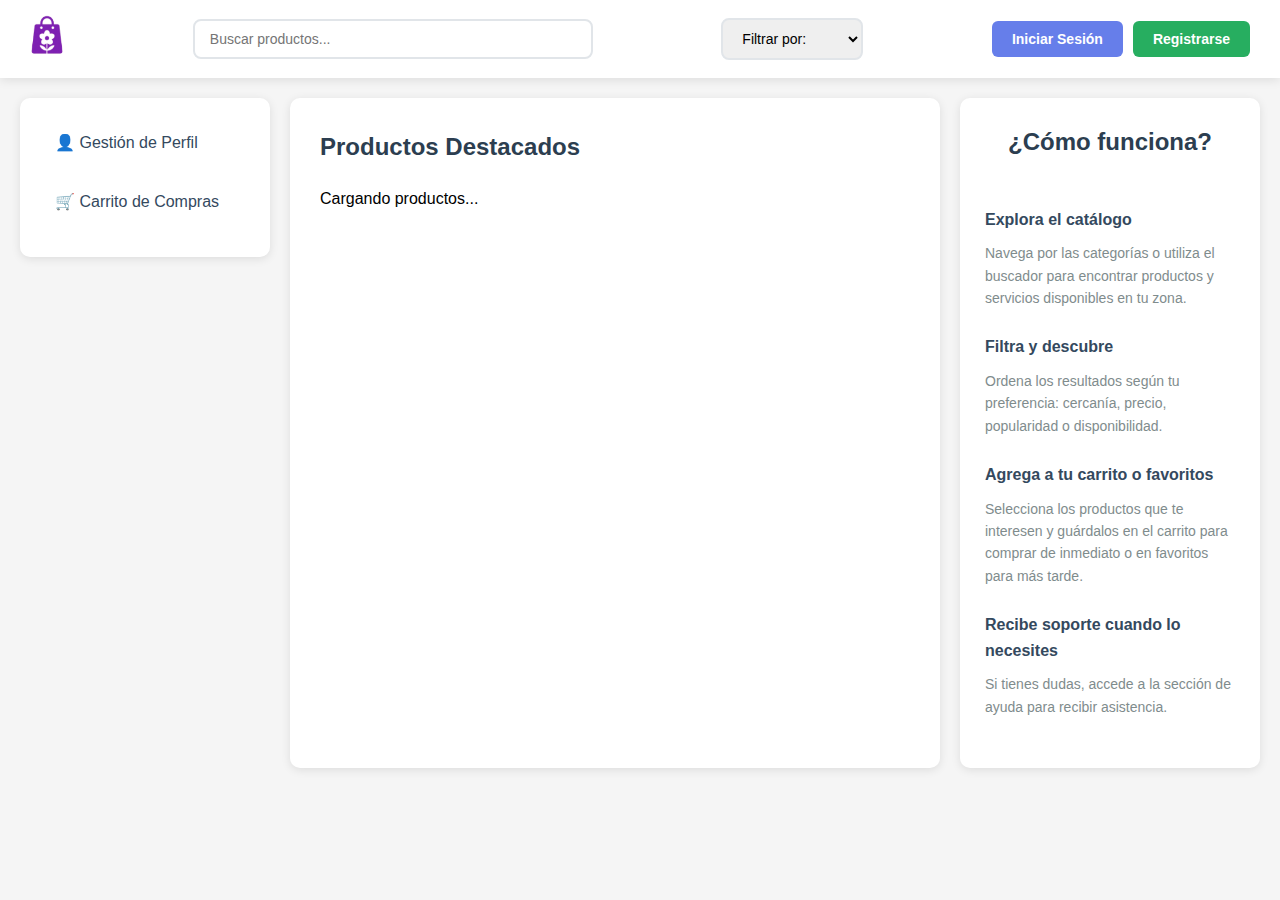
<file: vistas/index.html>
<!DOCTYPE html>
<html lang="es">
<head>
  <meta charset="UTF-8">
  <meta name="viewport" content="width=device-width, initial-scale=1.0">
  <title>Página Principal - MercadoVecino</title>
  <link rel="stylesheet" href="../css/index.css">
  <link rel="icon" href="../Assets/imagenes/logo.drawio.png" type="image/png">
</head>
<body>
  <header>
    <div class="logo">
      <img src="../css/Assets/imagenes/logo.drawio.png" alt="Logo MercadoVecino">
    </div>
    <input type="text" placeholder="Buscar productos..." class="buscador">
    <select name="filtro" id="filtro"> 
        <option value="">Filtrar por:</option>
        <option value="categoria">Categoría</option>
        <option value="precio">Precio</option>
        <option value="fecha">Más recientes</option>
        <option value="disponibilidad">Disponibilidad</option>
    </select>
    <div class="acciones" id="headerActions">
      <!-- Los botones se cargarán dinámicamente según el estado de sesión -->
      <button class="button-iniciar" onclick="location.href='login.html'">Iniciar Sesión</button>
      <button class="button-registrar" onclick="location.href='registrar.html'">Registrarse</button>
    </div>
  </header>

  <main>
    <aside class="menu-lateral-iz">
      <nav>
        <ul>
          <li><a href="perfil_comprador.html" class="perfil">👤 Gestión de Perfil</a></li>
          <li><a href="carrito_compras.html">🛒 Carrito de Compras</a></li>
        </ul>
      </nav>
    </aside>

    <section class="contenido">
      <div id="userWelcome" style="display: none;">
        <!-- Mensaje de bienvenida para usuarios logueados -->
      </div>
      
      <h2>Productos Destacados</h2>
      <div id="productosContainer">
        <!-- Aquí se cargarán los productos -->
        <p>Cargando productos...</p>
      </div>
    </section>

    <aside class="lateral-der">
      <h2>¿Cómo funciona?</h2>
      <br>
      <div class="info-section">
        <h3>Explora el catálogo</h3>
        <p>Navega por las categorías o utiliza el buscador para encontrar productos y servicios disponibles en tu zona.</p>
      </div>

      <div class="info-section">
        <h3>Filtra y descubre</h3>
        <p>Ordena los resultados según tu preferencia: cercanía, precio, popularidad o disponibilidad.</p>
      </div>

      <div class="info-section">
        <h3>Agrega a tu carrito o favoritos</h3>
        <p>Selecciona los productos que te interesen y guárdalos en el carrito para comprar de inmediato o en favoritos para más tarde.</p>
      </div>

      <div class="info-section">
        <h3>Recibe soporte cuando lo necesites</h3>
        <p>Si tienes dudas, accede a la sección de ayuda para recibir asistencia.</p>
      </div>
    </aside>
  </main>

  <script src="../js/index.js"></script>
</body>
</html>
</file>
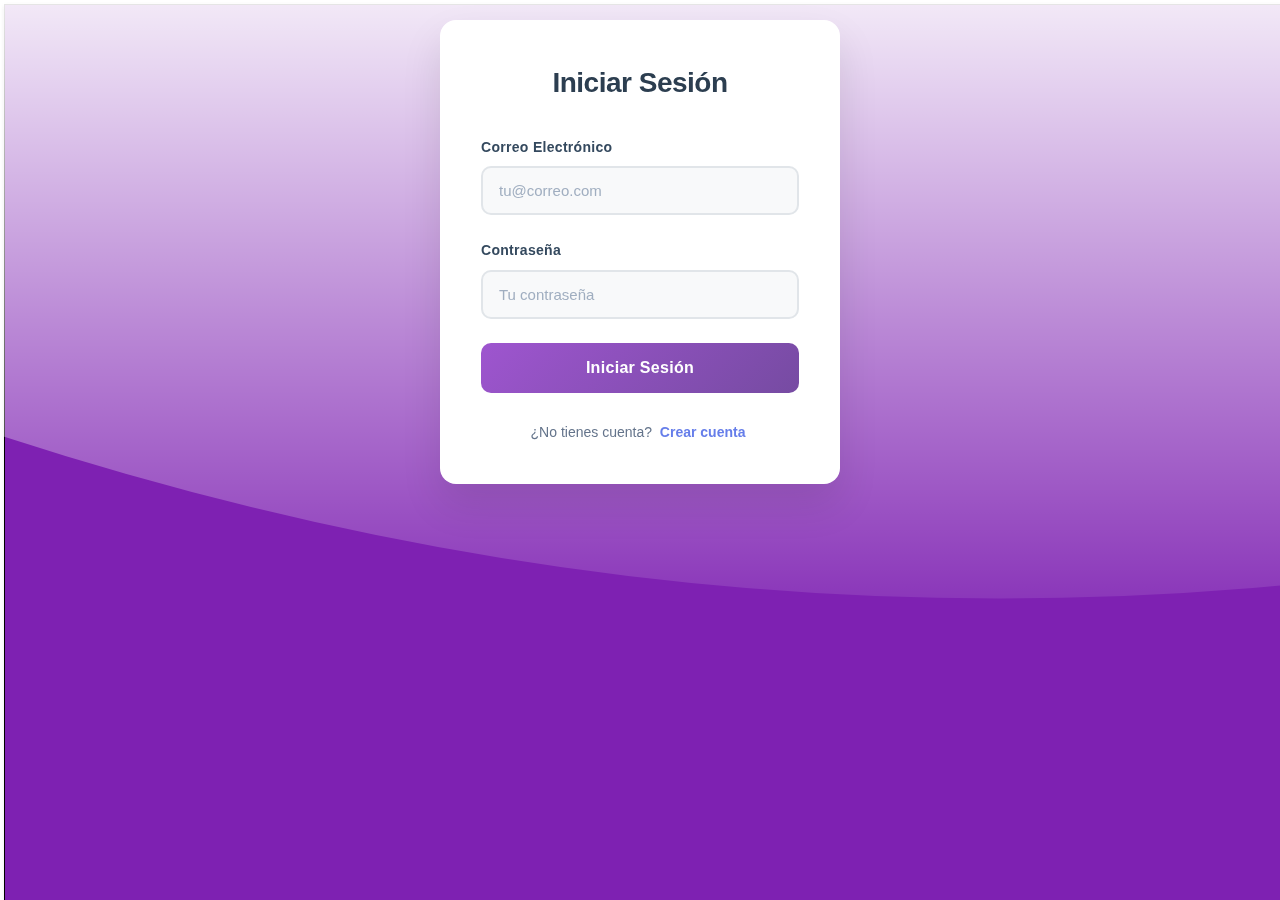
<file: vistas/login.html>
<!DOCTYPE html>
<html lang="es">
<head>
    <meta charset="UTF-8">
    <meta name="viewport" content="width=device-width, initial-scale=1.0">
    <title>Iniciar Sesión - Mercado Vecino</title>
    <link rel="stylesheet" href="../css/login.css">
    <link rel="icon" href="../Assets/imagenes/logo.drawio.png" type="image/png">
</head>
<body>
    <div class="container">
        <div class="login-box">
            <h2>Iniciar Sesión</h2>
            <form id="loginForm" class="login-form">
                <div class="form-group">
                    <label for="correo">Correo Electrónico</label>
                    <input type="email" id="correo" name="correo" required maxlength="120" autocomplete="email" placeholder="tu@correo.com">
                </div>
                
                <div class="form-group">
                    <label for="password">Contraseña</label>
                    <input type="password" id="password" name="password" required minlength="6" autocomplete="current-password" placeholder="Tu contraseña">
                </div>
                
                <div id="message" class="message"></div>
                
                <button type="submit" id="submitBtn" class="btn-submit">
                    <span class="btn-text">Iniciar Sesión</span>
                    <span class="loading" style="display: none;">Iniciando...</span>
                </button>
            </form>
            
            <div class="form-footer">
                <p class="register-link">
                    ¿No tienes cuenta? <a href="../vistas/registrar.html">Crear cuenta</a>
                </p>
            </div>
        </div>
    </div>
    
    <script src="../js/login.js"></script>
</body>
</html>
</file>
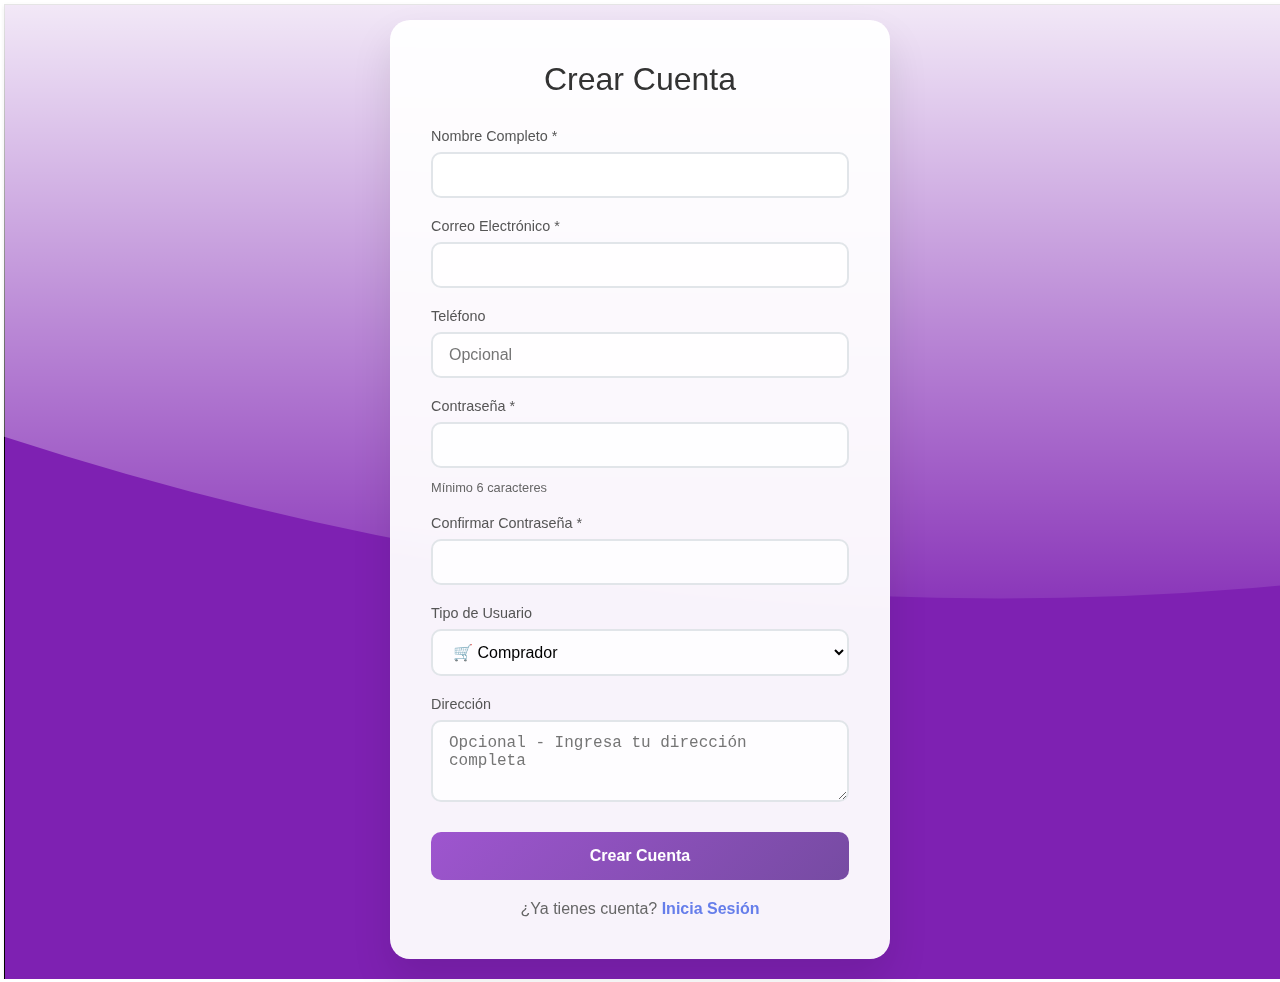
<file: vistas/registrar.html>
<!DOCTYPE html>
<html lang="es">
<head>
    <meta charset="UTF-8">
    <meta name="viewport" content="width=device-width, initial-scale=1.0">
    <title>Registro - Mercado Vecino</title>
    <link rel="stylesheet" href="../css/registrar.css">
    <link rel="icon" href="../Assets/imagenes/logo.drawio.png" type="image/png">
</head>
<body>
    <div class="container">
        <div class="register-box">
            <h2> Crear Cuenta</h2>
            <form id="registerForm" class="register-form">
                <div class="form-group">
                    <label for="nombre">Nombre Completo *</label>
                    <input type="text" id="nombre" name="nombre" required maxlength="60" autocomplete="name">
                </div>
                
                <div class="form-group">
                    <label for="correo">Correo Electrónico *</label>
                    <input type="email" id="correo" name="correo" required maxlength="120" autocomplete="email">
                </div>
                
                <div class="form-group">
                    <label for="telefono">Teléfono</label>
                    <input type="tel" id="telefono" name="telefono" maxlength="20" placeholder="Opcional" autocomplete="tel">
                </div>
                
                <div class="form-group">
                    <label for="password">Contraseña *</label>
                    <input type="password" id="password" name="password" required minlength="6" autocomplete="new-password">
                    <small>Mínimo 6 caracteres</small>
                </div>
                
                <div class="form-group">
                    <label for="confirm_password">Confirmar Contraseña *</label>
                    <input type="password" id="confirm_password" name="confirm_password" required autocomplete="new-password">
                </div>
                
                <div class="form-group">
                    <label for="rol">Tipo de Usuario</label>
                    <select id="rol" name="rol">
                        <option value="COMPRADOR">🛒 Comprador</option>
                        <option value="VENDEDOR">🏪 Vendedor</option>
                    </select>
                </div>
                
                <div class="form-group">
                    <label for="direccion">Dirección</label>
                    <textarea id="direccion" name="direccion" rows="3" maxlength="255" placeholder="Opcional - Ingresa tu dirección completa" autocomplete="address-line1"></textarea>
                </div>
                
                <div id="message" class="message"></div>
                
                <button type="submit" id="submitBtn" class="btn-submit">
                    <span class="btn-text">Crear Cuenta</span>
                    <span class="loading" style="display: none;">⟳ Creando...</span>
                </button>
            </form>
            
            <p class="login-link">
                ¿Ya tienes cuenta? <a href="../vistas/login.html">Inicia Sesión</a>
            </p>
        </div>
    </div>
    
    <script src="../js/registrar.js"></script>
</body>
</html>
</file>
<file: css/login.css>
* {
    margin: 0;
    padding: 0;
    box-sizing: border-box;
}

body {
    background-image: url('../css/Assets/imagenes/fondo-registrar.drawio.png');
    font-family: -apple-system, BlinkMacSystemFont, 'Segoe UI', Roboto, Oxygen, Ubuntu, Cantarell, sans-serif;
    display: flex;
    align-items: center;
    justify-content: center;
    padding: 20px;
    line-height: 1.6;
}

.container {
    width: 100%;
    max-width: 400px;
    margin: 0 auto;
}

.login-box {
    background: white;
    border-radius: 16px;
    padding: 40px;
    box-shadow: 0 20px 40px rgba(0, 0, 0, 0.1);
    backdrop-filter: blur(10px);
    border: 1px solid rgba(255, 255, 255, 0.2);
}

.login-box h2 {
    text-align: center;
    color: #2c3e50;
    margin-bottom: 30px;
    font-size: 28px;
    font-weight: 700;
    letter-spacing: -0.5px;
}

.login-form {
    width: 100%;
}

.form-group {
    margin-bottom: 24px;
}

.form-group label {
    display: block;
    margin-bottom: 8px;
    color: #34495e;
    font-weight: 600;
    font-size: 14px;
    letter-spacing: 0.3px;
}

.form-group input {
    width: 100%;
    padding: 14px 16px;
    border: 2px solid #e1e5e9;
    border-radius: 10px;
    font-size: 15px;
    font-family: inherit;
    transition: all 0.3s cubic-bezier(0.4, 0, 0.2, 1);
    background-color: #f8f9fa;
}

.form-group input:focus {
    outline: none;
    border-color: #667eea;
    background-color: white;
    transform: translateY(-1px);
    box-shadow: 0 8px 25px rgba(102, 126, 234, 0.15);
}

.form-group input:hover {
    border-color: #cbd5e0;
}

.form-group input::placeholder {
    color: #a0aec0;
}

.message {
    padding: 14px 16px;
    border-radius: 10px;
    margin-bottom: 24px;
    font-size: 14px;
    font-weight: 500;
    display: none;
    text-align: center;
    border: 1px solid;
    animation: slideIn 0.3s ease-out;
}

.message.error {
    background-color: #fef2f2;
    color: #dc2626;
    border-color: #fecaca;
}

.message.success {
    background-color: #f0fdf4;
    color: #16a34a;
    border-color: #bbf7d0;
}

.btn-submit {
    width: 100%;
    padding: 16px 24px;
    background: linear-gradient(135deg, #9e55cf 0%, #764ba2 100%);
    color: white;
    border: none;
    border-radius: 10px;
    font-size: 16px;
    font-weight: 600;
    font-family: inherit;
    cursor: pointer;
    transition: all 0.3s cubic-bezier(0.4, 0, 0.2, 1);
    position: relative;
    overflow: hidden;
    letter-spacing: 0.3px;
}

.btn-submit:hover:not(:disabled) {
    transform: translateY(-2px);
    box-shadow: 0 12px 30px rgba(102, 126, 234, 0.4);
}

.btn-submit:active:not(:disabled) {
    transform: translateY(-1px);
}

.btn-submit:disabled {
    opacity: 0.8;
    cursor: not-allowed;
    transform: none;
    box-shadow: none;
}

.loading {
    display: none;
    animation: spin 1s linear infinite;
}

@keyframes spin {
    from { transform: rotate(0deg); }
    to { transform: rotate(360deg); }
}

.form-footer {
    margin-top: 28px;
    text-align: center;
}

.register-link {
    color: #64748b;
    font-size: 14px;
    font-weight: 400;
}

.register-link a {
    color: #667eea;
    text-decoration: none;
    font-weight: 600;
    transition: all 0.3s ease;
    padding: 2px 4px;
    border-radius: 4px;
}

.register-link a:hover {
    color: #764ba2;
    background-color: rgba(102, 126, 234, 0.1);
}

/* Estados de validación */
.form-group input[style*="border-color: rgb(39, 174, 96)"] {
    background-color: #f0fff4 !important;
    border-color: #10b981 !important;
}

.form-group input[style*="border-color: rgb(255, 71, 87)"] {
    background-color: #fef2f2 !important;
    border-color: #ef4444 !important;
}

/* Animaciones */
@keyframes fadeInUp {
    from {
        opacity: 0;
        transform: translateY(30px);
    }
    to {
        opacity: 1;
        transform: translateY(0);
    }
}

@keyframes slideIn {
    from {
        opacity: 0;
        transform: translateY(-10px);
    }
    to {
        opacity: 1;
        transform: translateY(0);
    }
}

.login-box {
    animation: fadeInUp 0.6s cubic-bezier(0.4, 0, 0.2, 1);
}

/* Responsive */
@media (max-width: 768px) {
    body {
        padding: 15px;
    }
    
    .container {
        padding: 0;
    }
    
    .login-box {
        padding: 30px 25px;
        margin: 0;
        border-radius: 12px;
    }
    
    .login-box h2 {
        font-size: 24px;
        margin-bottom: 25px;
    }
    
    .form-group {
        margin-bottom: 20px;
    }
    
    .form-group input {
        padding: 12px 14px;
        font-size: 16px; /* Previene zoom en iOS */
    }
    
    .btn-submit {
        padding: 14px 20px;
        font-size: 15px;
    }
}

@media (max-width: 480px) {
    .login-box {
        padding: 25px 20px;
    }
    
    .login-box h2 {
        font-size: 22px;
    }
}

/* Mejoras de accesibilidad */
@media (prefers-reduced-motion: reduce) {
    *,
    *::before,
    *::after {
        animation-duration: 0.01ms !important;
        animation-iteration-count: 1 !important;
        transition-duration: 0.01ms !important;
    }
}

/* Focus visible para navegación por teclado */
.btn-submit:focus-visible,
.form-group input:focus-visible {
    outline: 2px solid #667eea;
    outline-offset: 2px;
}
</file>
<file: css/registrar.css>
* {
    margin: 0;
    padding: 0;
    box-sizing: border-box;
}

body {
    font-family: 'Segoe UI', Tahoma, Geneva, Verdana, sans-serif;
    background-image: url('../css/Assets/imagenes/fondo-registrar.drawio.png');
    min-height: 100vh;
    display: flex;
    align-items: center;
    justify-content: center;
    padding: 20px;
}

.container {
    width: 100%;
    max-width: 500px;
}

.register-box {
    background: rgba(255, 255, 255, 0.95);
    backdrop-filter: blur(10px);
    border-radius: 20px;
    padding: 40px;
    box-shadow: 0 20px 40px rgba(0, 0, 0, 0.1);
    border: 1px solid rgba(255, 255, 255, 0.2);
}

h2 {
    text-align: center;
    color: #333;
    margin-bottom: 30px;
    font-size: 2rem;
    font-weight: 300;
}

.register-form {
    display: flex;
    flex-direction: column;
    gap: 20px;
}

.form-group {
    display: flex;
    flex-direction: column;
    gap: 8px;
}

label {
    color: #555;
    font-weight: 500;
    font-size: 0.9rem;
}

input, select, textarea {
    padding: 12px 16px;
    border: 2px solid #e1e5e9;
    border-radius: 10px;
    font-size: 16px;
    transition: all 0.3s ease;
    background: rgba(255, 255, 255, 0.8);
}

input:focus, select:focus, textarea:focus {
    outline: none;
    border-color: #667eea;
    box-shadow: 0 0 0 3px rgba(102, 126, 234, 0.1);
    background: rgba(255, 255, 255, 1);
}

small {
    color: #666;
    font-size: 0.8rem;
    margin-top: 4px;
}

.btn-submit {
    background: linear-gradient(135deg, #9e55cf 0%, #764ba2 100%);
    color: white;
    border: none;
    padding: 15px;
    border-radius: 10px;
    font-size: 16px;
    font-weight: 600;
    cursor: pointer;
    transition: all 0.3s ease;
    margin-top: 10px;
    position: relative;
    overflow: hidden;
}

.btn-submit:hover:not(:disabled) {
    transform: translateY(-2px);
    box-shadow: 0 10px 25px rgba(102, 126, 234, 0.3);
}

.btn-submit:disabled {
    opacity: 0.7;
    cursor: not-allowed;
    transform: none;
}

.loading {
    display: inline-block;
}

.message {
    padding: 12px;
    border-radius: 8px;
    margin: 10px 0;
    font-size: 14px;
    text-align: center;
    display: none;
}

.message.success {
    background-color: #d4edda;
    color: #155724;
    border: 1px solid #c3e6cb;
    display: block;
}

.message.error {
    background-color: #f8d7da;
    color: #721c24;
    border: 1px solid #f5c6cb;
    display: block;
}

.login-link {
    text-align: center;
    margin-top: 20px;
    color: #666;
}

.login-link a {
    color: #667eea;
    text-decoration: none;
    font-weight: 600;
}

.login-link a:hover {
    text-decoration: underline;
}

/* Animaciones */
@keyframes shake {
    0%, 100% { transform: translateX(0); }
    25% { transform: translateX(-5px); }
    75% { transform: translateX(5px); }
}

.shake {
    animation: shake 0.5s ease-in-out;
}

/* Responsive */
@media (max-width: 600px) {
    .register-box {
        padding: 30px 20px;
        margin: 10px;
    }
    
    h2 {
        font-size: 1.7rem;
    }
}

/* Estados de validación */
input.invalid, select.invalid, textarea.invalid {
    border-color: #dc3545;
    background-color: rgba(220, 53, 69, 0.1);
}

input.valid, select.valid, textarea.valid {
    border-color: #28a745;
    background-color: rgba(40, 167, 69, 0.1);
}
</file>
<file: css/index.css>
/* Reset básico */
* {
    margin: 0;
    padding: 0;
    box-sizing: border-box;
}

body {
    font-family: -apple-system, BlinkMacSystemFont, 'Segoe UI', Roboto, Oxygen, Ubuntu, Cantarell, sans-serif;
    background-color: #f5f5f5;
    line-height: 1.6;
}

/* Header */
header {
    background: white;
    box-shadow: 0 2px 10px rgba(0,0,0,0.1);
    padding: 15px 30px;
    display: flex;
    align-items: center;
    justify-content: space-between;
    gap: 20px;
    position: sticky;
    top: 0;
    z-index: 100;
}

.logo img {
  height: 40px;
  width: auto;
}

.buscador {
    flex: 1;
    max-width: 400px;
    padding: 10px 15px;
    border: 2px solid #e1e5e9;
    border-radius: 8px;
    font-size: 14px;
}

.buscador:focus {
    outline: none;
    border-color: #667eea;
}

#filtro {
    padding: 10px 15px;
    border: 2px solid #e1e5e9;
    border-radius: 8px;
    font-size: 14px;
    cursor: pointer;
}

.acciones {
    display: flex;
    gap: 10px;
    align-items: center;
}

.button-iniciar, .button-registrar, .button-logout {
    padding: 10px 20px;
    border: none;
    border-radius: 6px;
    font-weight: 600;
    cursor: pointer;
    transition: all 0.3s ease;
    font-size: 14px;
}

.button-iniciar {
    background: #667eea;
    color: white;
}

.button-iniciar:hover {
    background: #5a6fd8;
}

.button-registrar {
    background: #27ae60;
    color: white;
}

.button-registrar:hover {
    background: #2ecc71;
}

.button-logout {
    background: #9c29e9;
    color: white;
}

.button-logout:hover {
    background: #6406bd;
}

.user-info {
    display: flex;
    align-items: center;
    gap: 15px;
}

.user-info span {
    font-weight: 600;
    color: #2c3e50;
}

/* Main layout */
main {
    display: grid;
    grid-template-columns: 250px 1fr 300px;
    gap: 20px;
    max-width: 1400px;
    margin: 20px auto;
    padding: 0 20px;
}

/* Menu lateral izquierdo */
.menu-lateral-iz {
    background: white;
    border-radius: 10px;
    box-shadow: 0 2px 10px rgba(0,0,0,0.1);
    padding: 20px;
    height: fit-content;
}

.menu-lateral-iz nav ul {
    list-style: none;
}

.menu-lateral-iz nav ul li {
    margin-bottom: 10px;
}

.menu-lateral-iz nav ul li a {
    text-decoration: none;
    color: #34495e;
    padding: 12px 15px;
    border-radius: 6px;
    display: block;
    transition: all 0.3s ease;
}

.menu-lateral-iz nav ul li a:hover {
    background: #f8f9fa;
    color: #667eea;
}

/* Contenido principal */
.contenido {
    background: white;
    border-radius: 10px;
    box-shadow: 0 2px 10px rgba(0,0,0,0.1);
    padding: 30px;
    min-height: 600px;
}

.contenido h2 {
    margin-bottom: 20px;
    color: #2c3e50;
}

/* Mensaje de bienvenida */
.welcome-message {
    background: linear-gradient(135deg, #667eea 0%, #764ba2 100%);
    color: white;
    padding: 20px;
    border-radius: 10px;
    margin-bottom: 30px;
}

.welcome-message h3 {
    margin-bottom: 5px;
}

.welcome-message p {
    opacity: 0.9;
    font-size: 14px;
}

/* Dashboard de usuario */
.user-dashboard h3 {
    margin-bottom: 20px;
    color: #2c3e50;
}

.vendor-options, .buyer-options {
    display: flex;
    gap: 15px;
    margin-bottom: 30px;
    flex-wrap: wrap;
}

.dashboard-btn {
    padding: 12px 20px;
    background: #3498db;
    color: white;
    border: none;
    border-radius: 6px;
    font-weight: 600;
    cursor: pointer;
    transition: all 0.3s ease;
}

.dashboard-btn:hover {
    background: #2980b9;
    transform: translateY(-1px);
}

/* Grid de productos */
.productos-grid {
    display: grid;
    grid-template-columns: repeat(auto-fill, minmax(250px, 1fr));
    gap: 20px;
    margin-top: 20px;
}

.producto-card {
    background: #f8f9fa;
    border: 1px solid #e9ecef;
    border-radius: 10px;
    padding: 20px;
    text-align: center;
    transition: all 0.3s ease;
}

.producto-card:hover {
    transform: translateY(-2px);
    box-shadow: 0 5px 15px rgba(0,0,0,0.1);
}

.producto-card h4 {
    margin-bottom: 10px;
    color: #2c3e50;
}

.producto-card p {
    margin-bottom: 15px;
    color: #7f8c8d;
    font-size: 14px;
}

.precio {
    font-size: 18px;
    font-weight: bold;
    color: #27ae60;
    display: block;
    margin-bottom: 15px;
}

.btn-login-required {
    background: #95a5a6;
    color: white;
    border: none;
    padding: 8px 16px;
    border-radius: 5px;
    cursor: pointer;
    font-size: 12px;
    transition: all 0.3s ease;
}

.btn-login-required:hover {
    background: #7f8c8d;
}

/* Lateral derecho */
.lateral-der {
    background: white;
    border-radius: 10px;
    box-shadow: 0 2px 10px rgba(0,0,0,0.1);
    padding: 25px;
    height: fit-content;
}

.lateral-der h2 {
    color: #2c3e50;
    margin-bottom: 20px;
    text-align: center;
}

.info-section {
    margin-bottom: 25px;
}

.info-section h3 {
    color: #34495e;
    margin-bottom: 10px;
    font-size: 16px;
}

.info-section p {
    color: #7f8c8d;
    font-size: 14px;
    line-height: 1.6;
}

/* Responsive */
@media (max-width: 1200px) {
    main {
        grid-template-columns: 200px 1fr 280px;
        gap: 15px;
    }
}

@media (max-width: 992px) {
    main {
        grid-template-columns: 1fr;
        gap: 20px;
    }
    
    .menu-lateral-iz {
        order: 3;
    }
    
    .lateral-der {
        order: 2;
    }
}

@media (max-width: 768px) {
    header {
        flex-direction: column;
        gap: 15px;
        padding: 15px;
    }
    
    .acciones {
        width: 100%;
        justify-content: center;
    }
    
    .buscador {
        max-width: 100%;
    }
    
    main {
        padding: 0 15px;
    }
    
    .productos-grid {
        grid-template-columns: 1fr;
    }
    
    .vendor-options, .buyer-options {
        flex-direction: column;
    }
}
</file>
